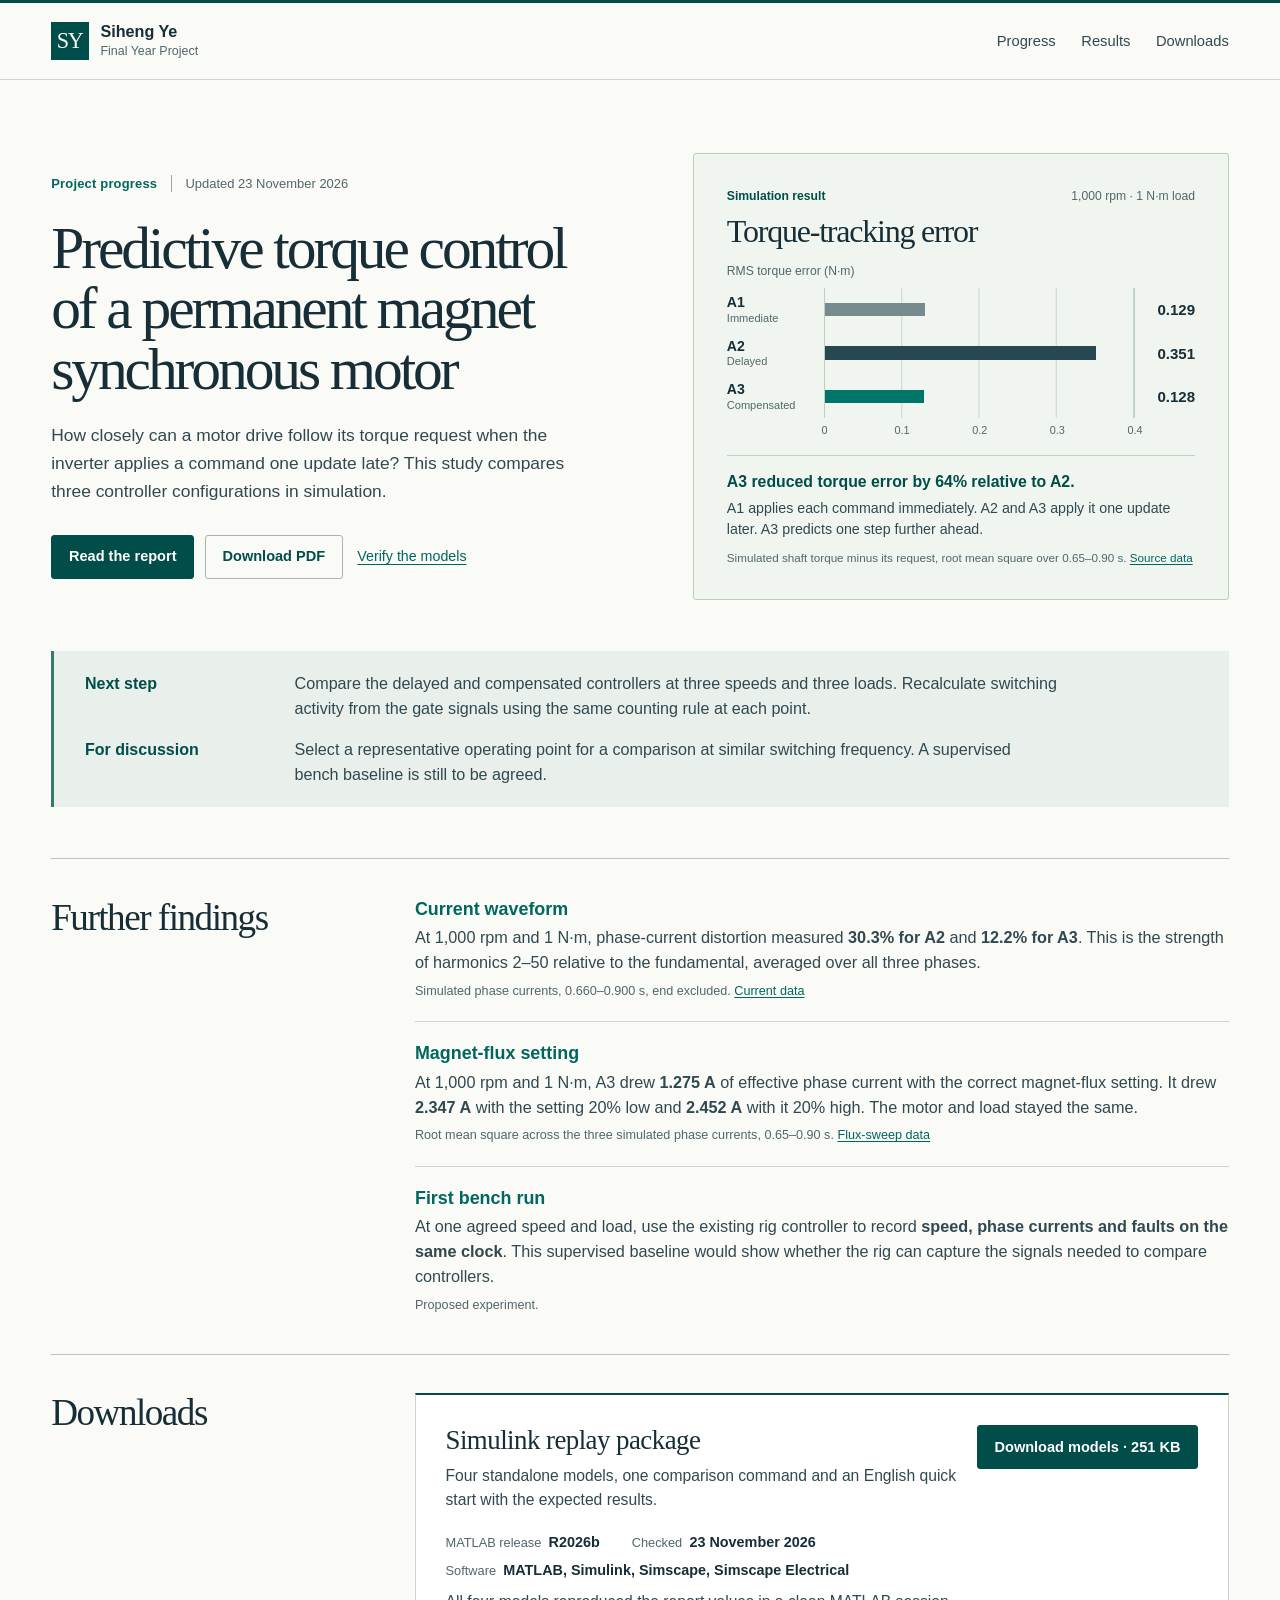
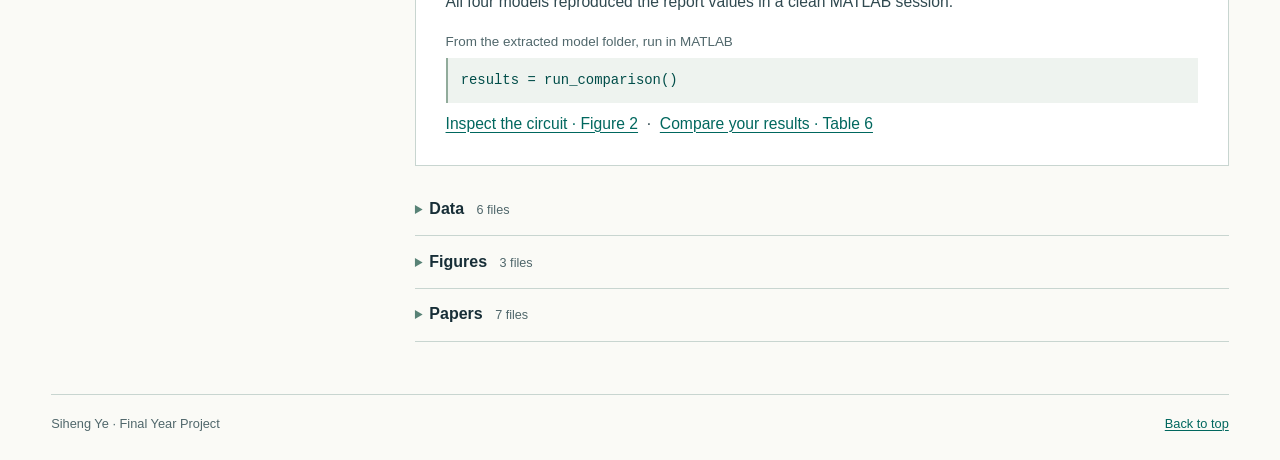
<file: index.html>
<!doctype html>
<html lang="en"><head><meta charset="utf-8"><meta name="viewport" content="width=device-width,initial-scale=1">
<title>Predictive torque control of a permanent magnet synchronous motor · Siheng Ye</title><link rel="stylesheet" href="./assets/public.css"><script defer src="./assets/public.js"></script><meta name="fyp-release" content="20261123-172105-da36cac89"></head>
<body><a class="skip" href="#content">Skip to content</a>
<header class="masthead"><div class="page-width mast-inner">
<a class="identity" href="#progress" aria-label="Siheng Ye, project progress"><span class="monogram" aria-hidden="true">SY</span>
<span><strong>Siheng Ye</strong><small>Final Year Project</small></span></a>
<nav aria-label="Page sections"><a href="#progress">Progress</a><a href="#results">Results</a><a href="#files">Downloads</a></nav></div></header>
<main id="content" class="page-width"><section id="progress" class="hero">
<div class="hero-copy"><div class="dateline"><span>Project progress</span><span>Updated 23 November 2026</span></div><h1>Predictive torque control of a permanent magnet synchronous motor</h1>
<p>How closely can a motor drive follow its torque request when the inverter applies a command one update late? This study compares three controller configurations in simulation.</p><div class="actions"><a href="./report.html" class="button primary">Read the report</a><a href="./files/FYP_Simulation_Report.pdf" class="button secondary" download>Download PDF</a><a class="model-jump" href="#model-package">Verify the models</a></div></div><figure id="results" class="featured-chart" aria-labelledby="chart-title" style="--grid:25%">
      <div class="chart-top"><span class="chart-kicker">Simulation result</span><span>1,000 rpm · 1 N·m load</span></div>
      <h2 id="chart-title">Torque-tracking error</h2>
      <p class="axis-title">RMS torque error (N·m)</p>
      <ul class="bars"><li class="bar-row">
          <span class="bar-name"><b>A1</b><span>Immediate</span></span>
          <span class="plot-track" aria-hidden="true"><i class="series-0" style="width:32.1650%"></i></span>
          <strong class="bar-value">0.129<span class="sr-only"> N·m</span></strong>
        </li><li class="bar-row">
          <span class="bar-name"><b>A2</b><span>Delayed</span></span>
          <span class="plot-track" aria-hidden="true"><i class="series-1" style="width:87.8330%"></i></span>
          <strong class="bar-value">0.351<span class="sr-only"> N·m</span></strong>
        </li><li class="bar-row">
          <span class="bar-name"><b>A3</b><span>Compensated</span></span>
          <span class="plot-track" aria-hidden="true"><i class="series-2" style="width:31.9104%"></i></span>
          <strong class="bar-value">0.128<span class="sr-only"> N·m</span></strong>
        </li></ul>
      <div class="axis-row" aria-hidden="true"><span></span><div class="axis"><span>0</span><span>0.1</span><span>0.2</span><span>0.3</span><span>0.4</span></div><span></span></div>
      <figcaption><strong>A3 reduced torque error by 64% relative to A2.</strong><p>A1 applies each command immediately. A2 and A3 apply it one update later. A3 predicts one step further ahead.</p><small>Simulated shaft torque minus its request, root mean square over 0.65–0.90 s. <a href="./files/baseline_observability.csv">Source data</a></small></figcaption>
    </figure></section>
<aside class="working-notes" aria-label="Next steps"><div class="progress-note"><h2>Next step</h2><p>Compare the delayed and compensated controllers at three speeds and three loads. Recalculate switching activity from the gate signals using the same counting rule at each point.</p></div><div class="progress-note"><h2>For discussion</h2><p>Select a representative operating point for a comparison at similar switching frequency. A supervised bench baseline is still to be agreed.</p></div></aside><section class="document-section"><h2>Further findings</h2><div class="section-body"><article class="finding"><h3>Current waveform</h3><div><p>At 1,000 rpm and 1 N·m, phase-current distortion measured <b>30.3% for A2</b> and <b>12.2% for A3</b>. This is the strength of harmonics 2–50 relative to the fundamental, averaged over all three phases.</p>
               <p class="source">Simulated phase currents, 0.660–0.900 s, end excluded. <a href="./files/phase_current_thd.csv">Current data</a></p></div></article><article class="finding"><h3>Magnet-flux setting</h3><div><p>At 1,000 rpm and 1 N·m, A3 drew <b>1.275 A</b> of effective phase current with the correct magnet-flux setting. It drew <b>2.347 A</b> with the setting 20% low and <b>2.452 A</b> with it 20% high. The motor and load stayed the same.</p>
               <p class="source">Root mean square across the three simulated phase currents, 0.65–0.90 s. <a href="./files/flux_sensitivity.csv">Flux-sweep data</a></p></div></article><article class="finding"><h3>First bench run</h3><div><p>At one agreed speed and load, use the existing rig controller to record <b>speed, phase currents and faults on the same clock</b>. This supervised baseline would show whether the rig can capture the signals needed to compare controllers.</p>
               <p class="source">Proposed experiment. </p></div></article></div></section><section class="document-section" id="files"><h2>Downloads</h2>
        <div class="section-body"><article class="model" id="model-package"><div class="model-heading"><div><h3>Simulink replay package</h3>
        <p>Four standalone models, one comparison command and an English quick start with the expected results.</p></div><a class="button primary compact" href="./files/PMSM_Simulink_Models.zip" download>Download models · 251 KB</a></div>
        <dl class="verification-meta"><div><dt>MATLAB release</dt><dd>R2026b</dd></div><div><dt>Checked</dt><dd>23 November 2026</dd></div><div><dt>Software</dt><dd>MATLAB, Simulink, Simscape, Simscape Electrical</dd></div></dl><p>All four models reproduced the report values in a clean MATLAB session.</p><div class="command"><span>From the extracted model folder, run in MATLAB</span><pre><code>results = run_comparison()</code></pre></div><p class="model-docs"><a href="./report.html#sec-drive">Inspect the circuit · Figure 2</a> &nbsp;·&nbsp; <a href="./report.html#sec-files">Compare your results · Table 6</a></p></article><details class="resources"><summary><span>Data</span>
        <span class="resource-count">6 files</span></summary>
        <ul><li><div class="resource-line"><a href="./files/baseline_observability.csv">Steady-state torque data</a>
            <small>3 KB</small></div><p>Nine baseline runs, including torque error, ripple and current. Original Simulink-derived metrics.</p></li><li><div class="resource-line"><a href="./files/phase_current_thd.csv">Phase current and harmonic distortion</a>
            <small>4 KB</small></div><p>Per-phase harmonic distortion and pooled current for the nominal and flux-mismatch cases.</p></li><li><div class="resource-line"><a href="./files/switching_pairs.csv">Switching activity versus speed</a>
            <small>2 KB</small></div><p>Paired gate-edge rates, torque errors and measurement windows for A2 and A3.</p></li><li><div class="resource-line"><a href="./files/parameter_mismatch_audit.csv">Controller parameter sweep</a>
            <small>10 KB</small></div><p>Matched and perturbed controller cases, with phase currents, mean torque and tracking errors.</p></li><li><div class="resource-line"><a href="./files/flux_sensitivity.csv">Magnet-flux sensitivity</a>
            <small>3 KB</small></div><p>Five flux settings in A3, including the matched, 20% low and 20% high points shown on the overview.</p></li><li><div class="resource-line"><a href="./files/a3_flux_weight_metrics.csv">Flux-weight sweep</a>
            <small>2 KB</small></div><p>Eight A3 simulations at two load profiles. The flux weight is the only controller setting varied.</p></li></ul></details><details class="resources"><summary><span>Figures</span>
        <span class="resource-count">3 files</span></summary>
        <ul><li><div class="resource-line"><a href="./files/Figure_7_Torque.png">Torque tracking and ripple</a>
            <small>176 KB</small></div><p>Figure 7. Python rendering of the nine steady-state results exported from Simulink.</p></li><li><div class="resource-line"><a href="./files/Figure_9_Current.png">Phase current and harmonics</a>
            <small>160 KB</small></div><p>Figure 9. Python rendering of the phase-current metrics exported from Simulink.</p></li><li><div class="resource-line"><a href="./files/Figure_12_Flux.png">Flux estimator and predictor</a>
            <small>107 KB</small></div><p>Figure 12. Four A3 simulations isolate where the controller uses the flux estimate.</p></li></ul></details><details class="resources"><summary><span>Papers</span>
        <span class="resource-count">7 files</span></summary>
        <ul><li><div class="resource-line"><a href="./papers/Nasr_2020_Flexible_Switching_Table.pdf">Nasr et al. (2020)</a>
            <small>5.5 MB</small></div><p>Flexible switching tables. See Figure 1 and Table 3. Original PDF · CC BY 4.0.</p></li><li><div class="resource-line"><a href="./papers/Bonaldo_2025_Predictive_Control_Operating_Point_Comparison.pdf">Bonaldo et al. (2025)</a>
            <small>14.5 MB</small></div><p>Operating-point comparisons. See Figure 9 and Table 6. Original PDF · CC BY 4.0.</p></li><li><div class="resource-line"><a href="./papers/Fu_Cao_2022_Hybrid_Flux_Predictor.pdf">Fu and Cao (2022)</a>
            <small>2.7 MB</small></div><p>A hybrid flux predictor for PMSM drives. Original PDF · CC BY.</p></li><li><div class="resource-line"><a href="./papers/Gao_2021_Predictive_Torque_Control_Parameter_Robustness.pdf">Gao et al. (2021)</a>
            <small>29.1 MB</small></div><p>Predictive torque control under parameter errors. Original PDF · CC BY 4.0.</p></li><li><div class="resource-line"><a href="./papers/Song_2025_Current_Measurement_Errors_Review.pdf">Song et al. (2025)</a>
            <small>5.0 MB</small></div><p>Current measurement errors and their effects. See Figure 2. Original PDF · CC BY 4.0.</p></li><li><div class="resource-line"><a href="./papers/Chen_2026_Dual_Vector_Predictive_Voltage_Control.pdf">Chen et al. (2026)</a>
            <small>9.0 MB</small></div><p>Adaptive parameter identification. See Table 4. Original PDF · CC BY 4.0.</p></li><li><div class="resource-line"><a href="./papers/Wang_2023_Parallel_Predictive_Torque_Control.pdf">Wang et al. (2023)</a>
            <small>2.1 MB</small></div><p>Parallel predictive torque control. See Figure 2. Original PDF · CC BY-NC-ND 4.0.</p></li></ul></details></div></section></main><footer class="page-width footer">
<span>Siheng Ye · Final Year Project</span><a href="#progress">Back to top</a></footer></body></html>
</file>
<file: assets/public.css>
:root {
  color-scheme: light;
  --paper: #fafaf6;
  --white: #fff;
  --ink: #172e37;
  --text: #304950;
  --muted: #50676b;
  --green: #00675e;
  --deep: #004d49;
  --rule: #c8d5d0;
  --sans: "Instrument Sans", "Helvetica Neue", Arial, sans-serif;
  --serif: "Baskervville", "STIX Two Text", Georgia, "Times New Roman", serif;
  font-family: var(--sans);
  color: var(--ink);
  background: var(--paper);
}
*, *::before, *::after { box-sizing: border-box; }
body { margin: 0; line-height: 1.54; -webkit-font-smoothing: antialiased; }
a { color: var(--green); text-underline-offset: .18em; text-decoration-thickness: 1px; }
a:hover { color: var(--deep); text-decoration-thickness: 2px; }
a:focus-visible, summary:focus-visible { outline: 3px solid #b54319; outline-offset: 4px; }
p, h1, h2, h3, figure, ul, dl, dd, pre { margin: 0; }
a, summary { touch-action: manipulation; }
.sr-only, .skip { position: absolute; width: 1px; height: 1px; overflow: hidden; clip-path: inset(50%); white-space: nowrap; }
.skip:focus { clip-path: none; top: .5rem; left: 1rem; width: auto; height: auto; padding: .5rem 1rem; background: var(--white); z-index: 5; }
.page-width { width: min(1192px, calc(100% - clamp(2rem, 8vw, 8rem))); margin-inline: auto; }
.masthead { border-block: 3px solid var(--deep); border-bottom: 1px solid var(--rule); background: var(--paper); }
.mast-inner { display: flex; align-items: center; justify-content: space-between; gap: 1rem; min-height: 76px; }
.identity { display: inline-flex; align-items: center; gap: .7rem; text-decoration: none; color: var(--ink); }
.identity strong, .identity small { display: block; }
.identity strong { font-size: 1.01rem; line-height: 1.23; font-weight: 660; }
.identity small { margin-top: .12rem; line-height: 1.25; color: var(--muted); font-size: .78rem; }
.monogram { display: grid; place-items: center; width: 38px; height: 38px; color: var(--paper); background: var(--deep); font: 1.38rem/1 var(--serif); letter-spacing: -.065em; padding-right: .065em; }
.masthead nav { display: flex; align-items: center; justify-content: flex-end; flex-wrap: wrap; gap: .2rem clamp(.8rem, 2vw, 2rem); }
.masthead nav a { display: inline-block; padding-block: .4rem; text-decoration: none; font-size: .92rem; color: var(--text); }
.masthead nav a:hover { text-decoration: underline; color: var(--deep); }
#progress, #results, #files, #model-package { scroll-margin-top: 1.25rem; }
.hero { display: grid; grid-template-columns: minmax(0, 1.04fr) minmax(0, .96fr); align-items: center; gap: clamp(1.6rem, 4.8vw, 5.2rem); padding-block: clamp(2.4rem, 5.7vw, 5.55rem) clamp(2.2rem, 4vw, 4.4rem); }
.hero.solo { grid-template-columns: minmax(0, 53rem); }
.hero-copy { min-width: 0; }
.dateline { display: flex; align-items: center; flex-wrap: wrap; gap: .25rem .85rem; margin-bottom: clamp(1.05rem, 2.1vw, 1.6rem); font-size: .81rem; line-height: 1.35; color: var(--muted); }
.dateline span:first-child { color: var(--green); font-weight: 720; letter-spacing: .015em; }
.dateline span + span { border-left: 1px solid #9aaba4; padding-left: .85rem; }
h1, .featured-chart h2, .document-section > h2, .model h3 { font-family: var(--serif); font-weight: 500; }
h1 { font-size: clamp(2.55rem, 4.65vw, 4.35rem); letter-spacing: -.052em; line-height: 1.02; text-wrap: balance; overflow-wrap: break-word; }
.hero-copy > p { max-width: 55ch; margin-top: 1.4rem; font-size: clamp(1.035rem, 1.36vw, 1.2rem); color: var(--text); line-height: 1.6; }
.actions { display: flex; flex-wrap: wrap; align-items: center; gap: .65rem; margin-top: 1.8rem; }
.model-jump { display: inline-flex; align-items: center; font-size: .89rem; min-height: 44px; padding-inline: .25rem; }
.button { display: inline-flex; align-items: center; justify-content: center; min-height: 44px; padding: .60rem 1.05rem; border: 1px solid var(--deep); border-radius: 3px; font-size: .91rem; font-weight: 650; text-decoration: none; line-height: 1.25; text-align: center; }
.primary { background: var(--deep); color: #fff; }
.primary:hover { color: #fff; background: #003a37; }
.secondary { color: var(--deep); border-color: #a3b9af; }
.secondary:hover { color: var(--deep); background: #edf2ec; }
.featured-chart { position: relative; padding: clamp(1.15rem, 2.6vw, 2.05rem); border: 1px solid #bacdc1; background: #f0f5ef; border-radius: 3px; }
.chart-top { display: flex; gap: .3rem .8rem; justify-content: space-between; align-items: baseline; flex-wrap: wrap; color: var(--muted); font-size: .76rem; font-variant-numeric: tabular-nums; }
.chart-kicker { color: var(--deep); font-weight: 700; }
.featured-chart h2 { margin: .55rem 0 .8rem; font-size: clamp(1.75rem, 2.5vw, 2.3rem); line-height: 1.08; letter-spacing: -.038em; text-wrap: balance; }
.axis-title { color: var(--muted); font-size: .76rem; margin-bottom: .47rem; }
.bars { list-style: none; padding: 0; }
.bar-row, .axis-row { display: grid; grid-template-columns: 5.55rem minmax(0, 1fr) 3.2rem; column-gap: .55rem; align-items: center; }
.bar-row { min-height: 2.72rem; }
.bar-name { display: flex; flex-direction: column; gap: .06rem; line-height: 1.12; }
.bar-name b { font-weight: 700; font-size: .88rem; }
.bar-name > span { color: var(--muted); font-size: .69rem; }
.plot-track { position: relative; height: 100%; display: flex; align-items: center; border-inline: 1px solid #bdcec3;
  background-image: linear-gradient(to right, transparent calc(100% - 1px), #c7d5cc calc(100% - 1px));
  background-size: var(--grid) 100%; }
.plot-track > i { display: block; height: .85rem; }
.series-0 { background: #758b8e; }
.series-1 { background: #274851; }
.series-2 { background: #00766a; }
.bar-value { font-variant-numeric: tabular-nums; text-align: right; font-size: .94rem; font-weight: 680; }
.axis-row { margin-top: .2rem; }
.axis { display: flex; justify-content: space-between; position: relative; height: 1.2rem; color: var(--muted); font-size: .68rem; font-variant-numeric: tabular-nums; }
.axis span { width: 0; display: flex; justify-content: center; white-space: nowrap; }
.featured-chart figcaption { margin-top: .9rem; padding-top: .85rem; border-top: 1px solid #c3d2c7; }
.featured-chart figcaption strong { display: block; font-size: .99rem; font-weight: 720; color: var(--deep); }
.featured-chart figcaption p { margin-top: .22rem; font-size: .89rem; line-height: 1.5; color: var(--text); }
.featured-chart figcaption small { display: block; margin-top: .55rem; font-size: .73rem; line-height: 1.48; color: var(--muted); }
.featured-chart figcaption small a, .source a { white-space: nowrap; }
.working-notes { display: grid; gap: 1rem; padding: 1.25rem clamp(1rem, 2.4vw, 2rem); background: #e9efea; border-left: 3px solid #35786f; }
.progress-note { display: grid; grid-template-columns: minmax(7rem, 11.5rem) minmax(0, 1fr); align-items: baseline; gap: .2rem 1.6rem; }
.progress-note h2 { color: var(--deep); font-size: 1rem; font-weight: 730; }
.progress-note p { max-width: 85ch; font-size: 1.01rem; color: var(--text); }
.document-section { display: grid; grid-template-columns: minmax(9.4rem, .55fr) minmax(0, 1.45fr); gap: 1.4rem clamp(1.6rem, 4.3vw, 4rem); border-top: 1px solid #b7c6bd; padding-block: clamp(1.7rem, 3vw, 2.75rem); }
.working-notes + .document-section { margin-top: clamp(2rem, 4vw, 3.8rem); }
.document-section > h2 { font-size: clamp(1.8rem, 2.9vw, 2.75rem); letter-spacing: -.04em; line-height: 1.08; }
.section-body { min-width: 0; }
.finding + .finding { margin-top: 1.25rem; padding-top: 1.25rem; border-top: 1px solid var(--rule); }
.finding h3 { font-size: 1.12rem; font-weight: 720; color: var(--green); line-height: 1.3; }
.finding p { margin-top: .28rem; font-size: 1.015rem; color: var(--text); }
.finding .source { font-size: .79rem; color: var(--muted); margin-top: .4rem; }
.model { padding: clamp(1rem, 2.4vw, 1.85rem); border: 1px solid var(--rule); border-top: 2px solid var(--deep); background: var(--white); }
.model-heading { display: flex; align-items: flex-start; justify-content: space-between; gap: 1rem; }
.model-heading h3 { font-size: clamp(1.4rem, 2.1vw, 1.85rem); color: var(--ink); letter-spacing: -.02em; line-height: 1.14; }
.model p { margin-top: .55rem; color: var(--text); font-size: .98rem; }
.model .compact { flex: 0 0 auto; max-width: 50%; }
.verification-meta { display: flex; flex-wrap: wrap; gap: .35rem 2rem; margin-top: 1.15rem; }
.verification-meta div { display: flex; align-items: baseline; gap: .45rem; }
.verification-meta dt { color: var(--muted); font-size: .8rem; }
.verification-meta dd { font-weight: 680; font-size: .9rem; }
.command { margin-top: .95rem; }
.command > span { font-size: .84rem; color: var(--muted); }
.command pre { margin-top: .3rem; padding: .72rem .82rem; white-space: pre-wrap; overflow-wrap: anywhere; color: var(--deep); background: #eef3ef; border-left: 2px solid #91ab9b; font-size: .87rem; }
.command code { font-family: "IBM Plex Mono", ui-monospace, Menlo, Consolas, monospace; }
.resources { border-bottom: 1px solid var(--rule); }
.model + .resources { margin-top: 1.05rem; }
.resources summary { padding: .85rem 0; cursor: pointer; color: var(--ink); font-weight: 670; }
.resources summary::marker { color: #588276; font-size: .85em; }
.resource-count { font-size: .79rem; font-weight: 450; color: var(--muted); margin-left: .5rem; }
.resources ul { list-style: none; padding: 0 0 .3rem .95rem; }
.resources li { padding: .55rem 0 .7rem; }
.resource-line { display: flex; gap: .25rem 1.2rem; align-items: baseline; justify-content: space-between; }
.resource-line small { color: var(--muted); font-size: .75rem; white-space: nowrap; }
.resource-line a { font-weight: 620; overflow-wrap: anywhere; }
.resources li p { margin-top: .18rem; font-size: .86rem; color: var(--muted); }
.footer { margin-block: .9rem 1.65rem; padding-top: 1.15rem; border-top: 1px solid var(--rule); display: flex; justify-content: space-between; gap: .7rem; flex-wrap: wrap; font-size: .8rem; color: var(--muted); }
@media (max-width: 840px) {
  .hero { grid-template-columns: minmax(0, 1fr); gap: 1.65rem; padding-block: 2.3rem 2rem; }
  .hero h1 { max-width: 17ch; font-size: clamp(2.65rem, 6.5vw, 3.8rem); }
  .hero-copy > p { max-width: 64ch; }
  .featured-chart { max-width: 48rem; width: 100%; }
  .document-section { grid-template-columns: minmax(8.6rem,.48fr) minmax(0,1.52fr); }
}
@media (max-width: 600px) {
  .page-width { width: calc(100% - 2rem); }
  .mast-inner { min-height: 66px; gap: .55rem; }
  .masthead nav { gap: .1rem .75rem; }
  .masthead nav a { font-size: .79rem; }
  .identity { gap: .42rem; } .identity strong { font-size: .9rem; } .identity small { font-size: .67rem; }
  .monogram { width: 30px; height: 32px; font-size: 1.13rem; }
  .hero { padding-top: 1.8rem; }
  .hero h1 { font-size: clamp(2.35rem, 8.8vw, 3.1rem); }
  .hero-copy > p { margin-top: .95rem; }
  .actions { margin-top: 1.2rem; }
  .chart-top { font-size: .72rem; }
  .featured-chart { padding: 1rem; }
  .bar-row, .axis-row { grid-template-columns: 4.75rem minmax(0,1fr) 2.8rem; column-gap: .45rem; }
  .working-notes { padding: .95rem 1rem; }
  .progress-note, .document-section { grid-template-columns: minmax(0,1fr); }
  .document-section { gap: 1rem; }
  .model-heading { display: block; } .model .compact { max-width: 100%; margin-top: .9rem; }
  .working-notes + .document-section { margin-top: 1.6rem; }
}
@media (max-width: 375px) {
  .mast-inner { align-items: flex-start; flex-direction: column; padding-block: .7rem .3rem; gap: .15rem; }
  .masthead nav { justify-content: flex-start; gap: 1rem; }
}
@media print {
  :root { background: white; }
  .page-width { width: 100%; }
  .skip, .masthead nav, .actions, .footer a { display: none; }
  .hero { display: block; padding: 1.25rem 0; }
  .featured-chart { margin-top: 1rem; break-inside: avoid; }
  .document-section { display: block; }
  .document-section > h2 { margin-bottom: .7rem; }
}

/* Same lift, mask and timing as the English report reader. */
@media screen and (prefers-reduced-motion: no-preference) {
  [data-entered] {
    animation: report-text-in .64s cubic-bezier(.22,.74,.20,1) var(--enter-delay,0ms) backwards;
  }
  :is(h1,h2)[data-entered] { animation-name: report-heading-in; }
  .featured-chart[data-entered] { animation-name: report-figure-in; animation-duration: .78s; }
  [data-entered]:is(:target,:focus-within) { animation: none; }
  @keyframes report-text-in {
    from { opacity: 0; transform: translateY(16px); }
    to { opacity: 1; transform: translateY(0); }
  }
  @keyframes report-heading-in {
    from { opacity: 0; transform: translateY(24px); clip-path: inset(0 0 17% 0); }
    to { opacity: 1; transform: translateY(0); clip-path: inset(0); }
  }
  @keyframes report-figure-in {
    from { opacity: 0; transform: translateY(15px); clip-path: inset(0 0 22% 0); }
    to { opacity: 1; transform: translateY(0); clip-path: inset(0); }
  }
}
</file>
